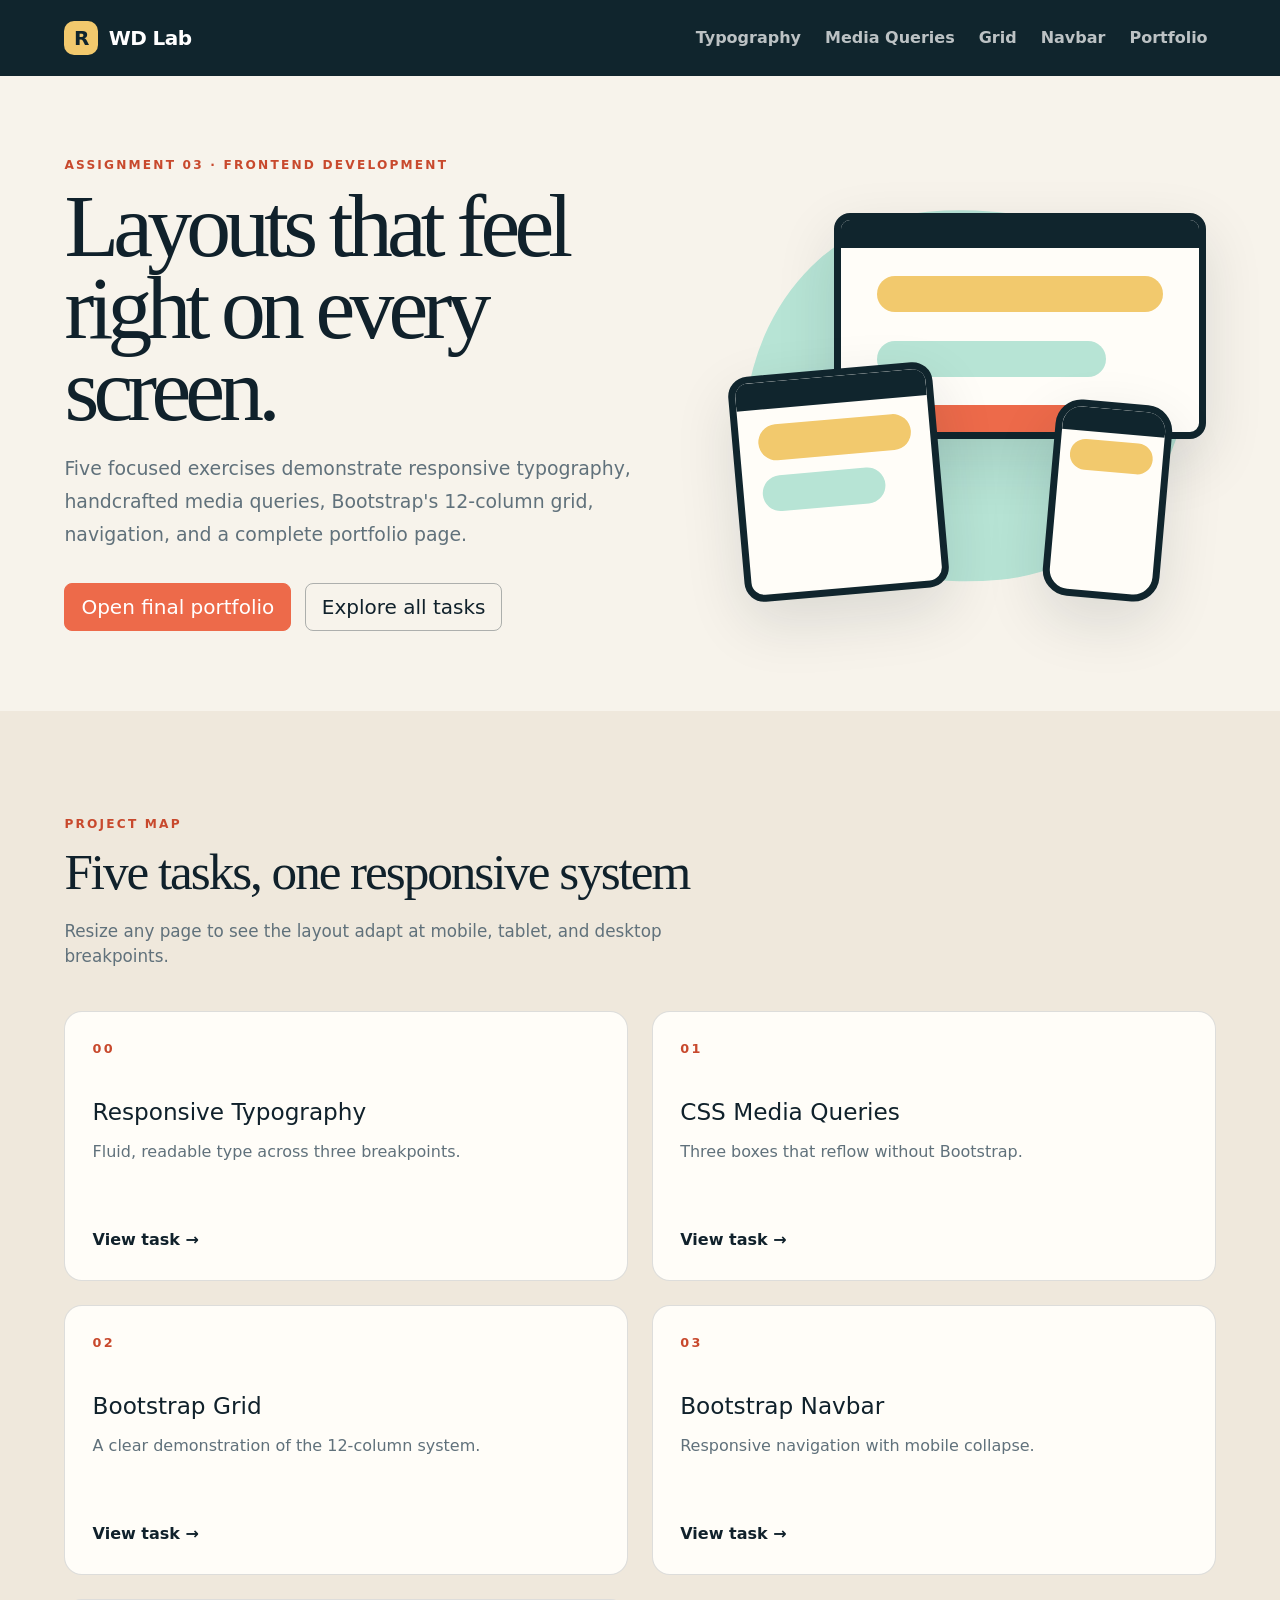
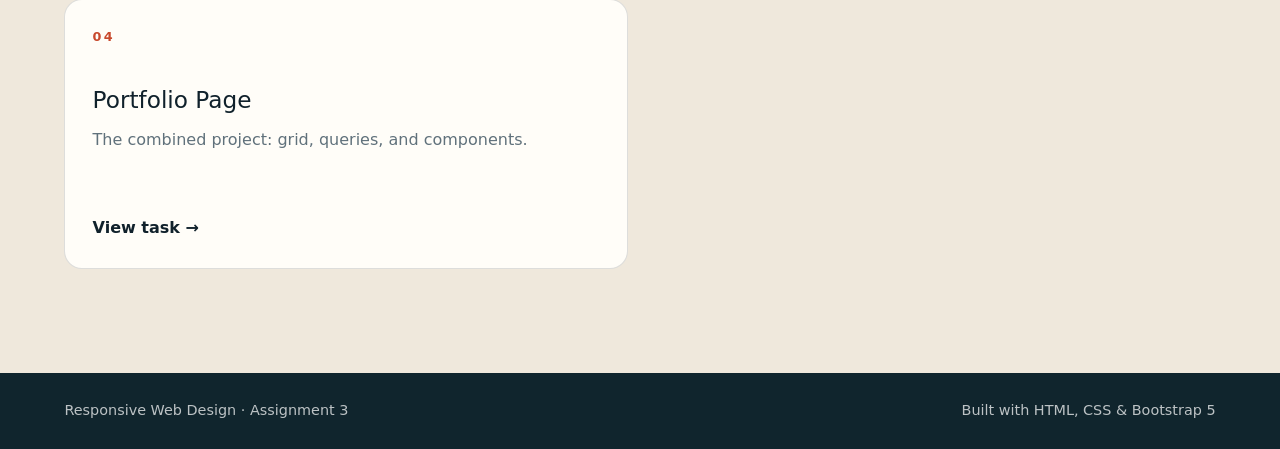
<file: index.html>
<!doctype html>
<html lang="en">
<head>
  <meta charset="utf-8">
  <meta name="viewport" content="width=device-width, initial-scale=1">
  <meta name="description" content="Responsive Web Design assignment using CSS media queries and Bootstrap 5 grid.">
  <title>Responsive Web Design Lab</title>
  <link rel="preconnect" href="https://cdn.jsdelivr.net">
  <link href="https://cdn.jsdelivr.net/npm/bootstrap@5.3.3/dist/css/bootstrap.min.css" rel="stylesheet">
  <link rel="stylesheet" href="css/styles.css">
</head>
<body class="landing-page">
  <header class="site-header">
    <nav class="navbar navbar-expand-lg navbar-dark" aria-label="Main navigation">
      <div class="container">
        <a class="navbar-brand brand-mark" href="index.html" aria-label="Responsive lab home"><span>R</span>WD Lab</a>
        <button class="navbar-toggler" type="button" data-bs-toggle="collapse" data-bs-target="#mainNav" aria-controls="mainNav" aria-expanded="false" aria-label="Toggle navigation">
          <span class="navbar-toggler-icon"></span>
        </button>
        <div class="collapse navbar-collapse" id="mainNav">
          <ul class="navbar-nav ms-auto gap-lg-2">
            <li class="nav-item"><a class="nav-link" href="pages/task0.html">Typography</a></li>
            <li class="nav-item"><a class="nav-link" href="pages/task1.html">Media Queries</a></li>
            <li class="nav-item"><a class="nav-link" href="pages/task2.html">Grid</a></li>
            <li class="nav-item"><a class="nav-link" href="pages/task3.html">Navbar</a></li>
            <li class="nav-item"><a class="nav-link" href="pages/task4.html">Portfolio</a></li>
          </ul>
        </div>
      </div>
    </nav>
  </header>

  <main>
    <section class="hero container">
      <div class="hero-copy">
        <p class="eyebrow">Assignment 03 · Frontend Development</p>
        <h1>Layouts that feel right on every screen.</h1>
        <p class="hero-lead">Five focused exercises demonstrate responsive typography, handcrafted media queries, Bootstrap's 12-column grid, navigation, and a complete portfolio page.</p>
        <div class="hero-actions">
          <a class="btn btn-accent btn-lg" href="pages/task4.html">Open final portfolio</a>
          <a class="btn btn-outline-light btn-lg" href="#tasks">Explore all tasks</a>
        </div>
      </div>
      <div class="hero-visual" aria-hidden="true">
        <div class="device device-desktop"><span></span><span></span><span></span></div>
        <div class="device device-tablet"><span></span><span></span></div>
        <div class="device device-mobile"><span></span></div>
      </div>
    </section>

    <section class="task-section" id="tasks">
      <div class="container">
        <div class="section-heading">
          <p class="eyebrow">Project map</p>
          <h2>Five tasks, one responsive system</h2>
          <p>Resize any page to see the layout adapt at mobile, tablet, and desktop breakpoints.</p>
        </div>
        <div class="row g-4">
          <div class="col-12 col-md-6 col-xl-4"><a class="task-card" href="pages/task0.html"><span class="task-number">00</span><h3>Responsive Typography</h3><p>Fluid, readable type across three breakpoints.</p><span class="card-arrow">View task →</span></a></div>
          <div class="col-12 col-md-6 col-xl-4"><a class="task-card" href="pages/task1.html"><span class="task-number">01</span><h3>CSS Media Queries</h3><p>Three boxes that reflow without Bootstrap.</p><span class="card-arrow">View task →</span></a></div>
          <div class="col-12 col-md-6 col-xl-4"><a class="task-card" href="pages/task2.html"><span class="task-number">02</span><h3>Bootstrap Grid</h3><p>A clear demonstration of the 12-column system.</p><span class="card-arrow">View task →</span></a></div>
          <div class="col-12 col-md-6 col-xl-4"><a class="task-card" href="pages/task3.html"><span class="task-number">03</span><h3>Bootstrap Navbar</h3><p>Responsive navigation with mobile collapse.</p><span class="card-arrow">View task →</span></a></div>
          <div class="col-12 col-md-6 col-xl-4"><a class="task-card" href="pages/task4.html"><span class="task-number">04</span><h3>Portfolio Page</h3><p>The combined project: grid, queries, and components.</p><span class="card-arrow">View task →</span></a></div>
        </div>
      </div>
    </section>
  </main>

  <footer class="site-footer"><div class="container"><span>Responsive Web Design · Assignment 3</span><span>Built with HTML, CSS &amp; Bootstrap 5</span></div></footer>
  <script src="https://cdn.jsdelivr.net/npm/bootstrap@5.3.3/dist/js/bootstrap.bundle.min.js"></script>
  <script src="js/main.js"></script>
</body>
</html>
</file>
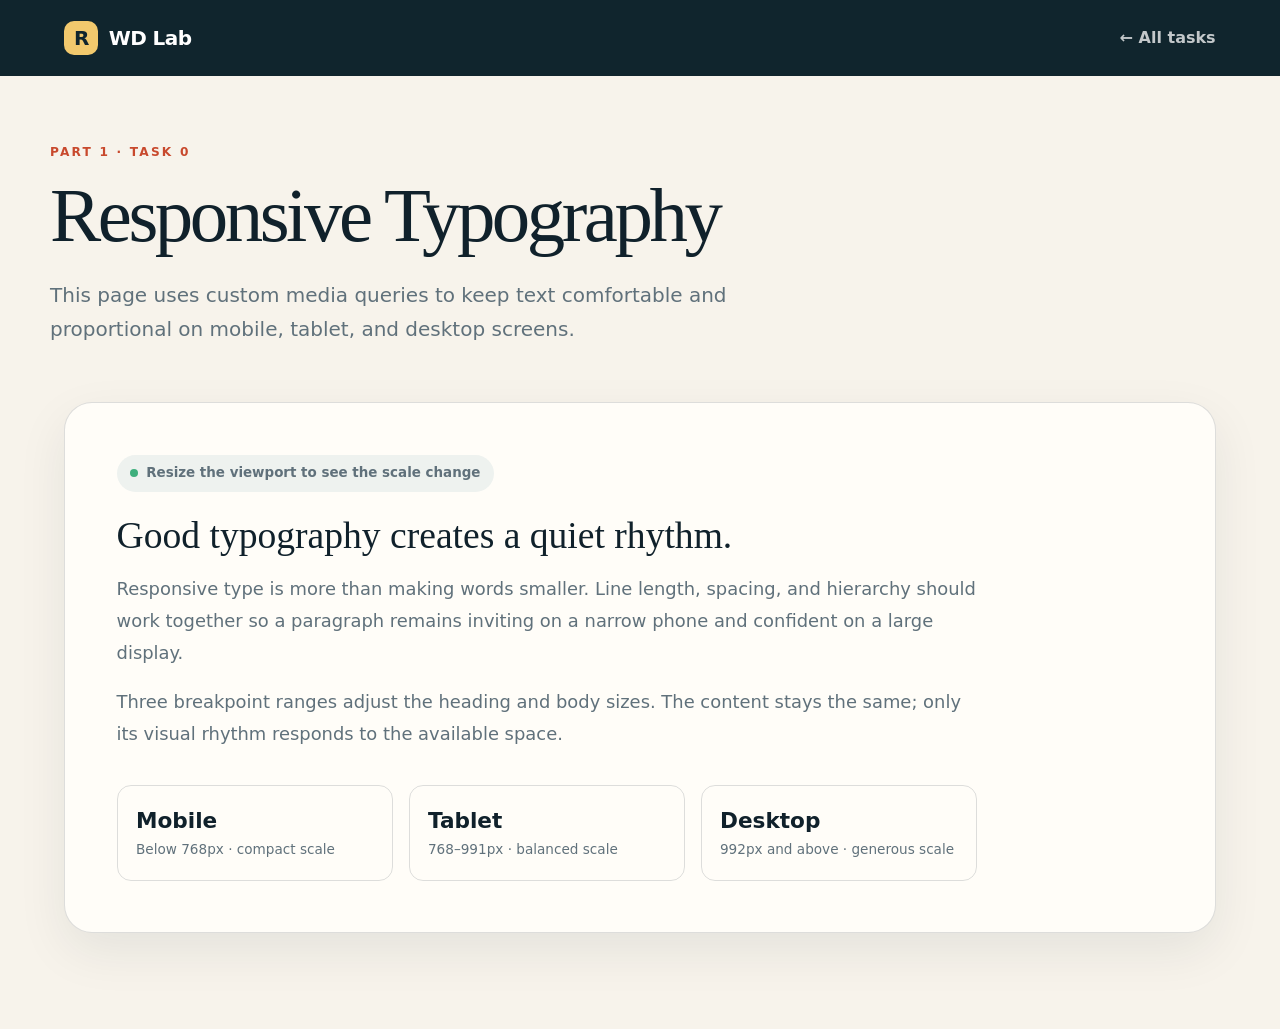
<file: pages/task0.html>
<!doctype html><html lang="en"><head><meta charset="utf-8"><meta name="viewport" content="width=device-width,initial-scale=1"><title>Task 0 · Responsive Typography</title><link href="https://cdn.jsdelivr.net/npm/bootstrap@5.3.3/dist/css/bootstrap.min.css" rel="stylesheet"><link rel="stylesheet" href="../css/styles.css"></head>
<body class="task-page"><header class="site-header"><nav class="navbar navbar-dark"><div class="container"><a class="navbar-brand brand-mark" href="../index.html"><span>R</span>WD Lab</a><a class="task-back" href="../index.html">← All tasks</a></div></nav></header>
<main><section class="task-hero container"><p class="eyebrow">Part 1 · Task 0</p><h1>Responsive Typography</h1><p class="lead">This page uses custom media queries to keep text comfortable and proportional on mobile, tablet, and desktop screens.</p></section><section class="container"><div class="demo-shell"><div class="breakpoint-badge">Resize the viewport to see the scale change</div><article class="type-demo"><h2>Good typography creates a quiet rhythm.</h2><p>Responsive type is more than making words smaller. Line length, spacing, and hierarchy should work together so a paragraph remains inviting on a narrow phone and confident on a large display.</p><p>Three breakpoint ranges adjust the heading and body sizes. The content stays the same; only its visual rhythm responds to the available space.</p><div class="type-scale"><div><strong>Mobile</strong><span>Below 768px · compact scale</span></div><div><strong>Tablet</strong><span>768–991px · balanced scale</span></div><div><strong>Desktop</strong><span>992px and above · generous scale</span></div></div></article></div></section></main><script src="https://cdn.jsdelivr.net/npm/bootstrap@5.3.3/dist/js/bootstrap.bundle.min.js"></script></body></html>
</file>
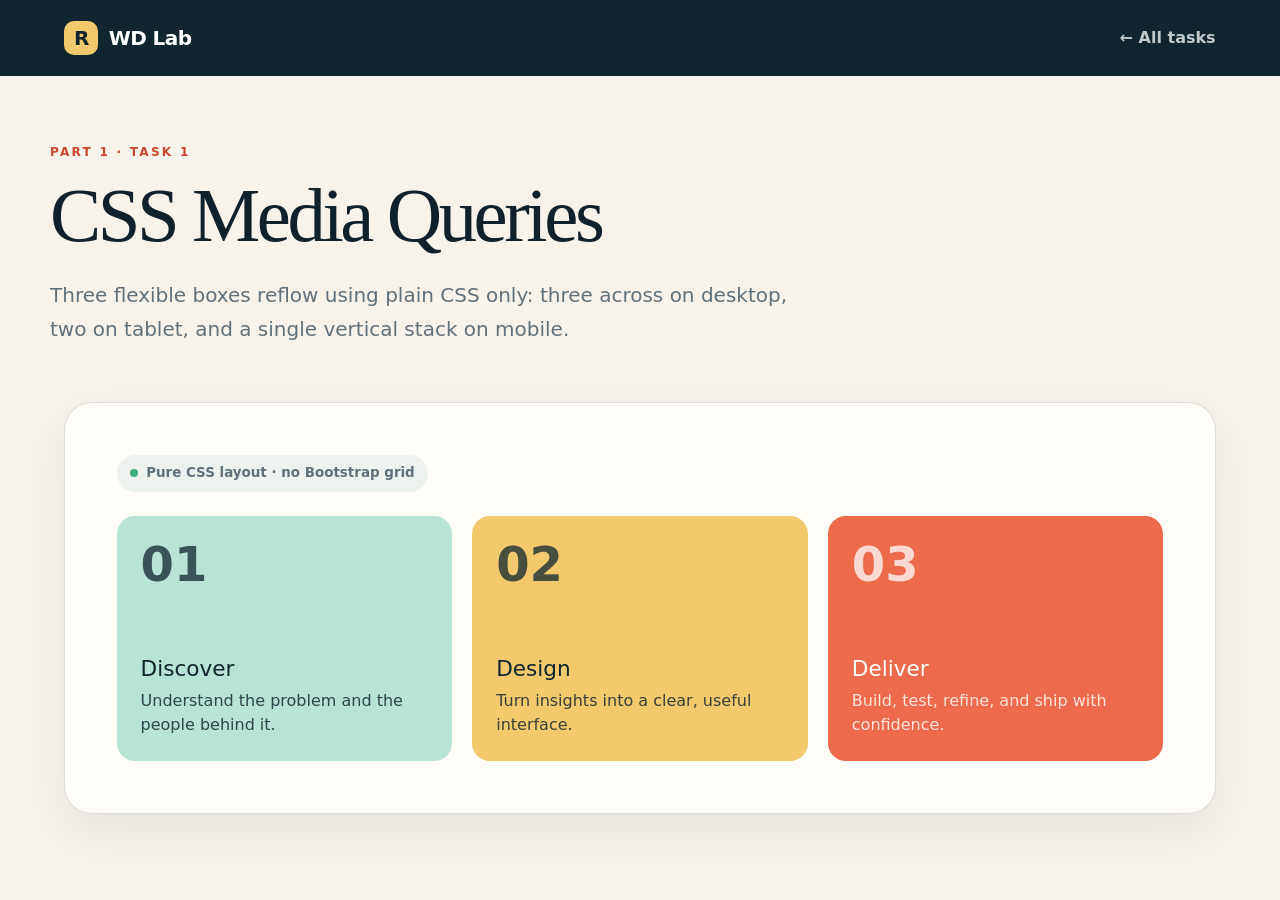
<file: pages/task1.html>
<!doctype html><html lang="en"><head><meta charset="utf-8"><meta name="viewport" content="width=device-width,initial-scale=1"><title>Task 1 · CSS Media Queries</title><link href="https://cdn.jsdelivr.net/npm/bootstrap@5.3.3/dist/css/bootstrap.min.css" rel="stylesheet"><link rel="stylesheet" href="../css/styles.css"></head>
<body class="task-page"><header class="site-header"><nav class="navbar navbar-dark"><div class="container"><a class="navbar-brand brand-mark" href="../index.html"><span>R</span>WD Lab</a><a class="task-back" href="../index.html">← All tasks</a></div></nav></header>
<main><section class="task-hero container"><p class="eyebrow">Part 1 · Task 1</p><h1>CSS Media Queries</h1><p class="lead">Three flexible boxes reflow using plain CSS only: three across on desktop, two on tablet, and a single vertical stack on mobile.</p></section><section class="container"><div class="demo-shell"><div class="breakpoint-badge">Pure CSS layout · no Bootstrap grid</div><div class="mq-grid"><article class="mq-box"><span class="box-index">01</span><h2>Discover</h2><p>Understand the problem and the people behind it.</p></article><article class="mq-box"><span class="box-index">02</span><h2>Design</h2><p>Turn insights into a clear, useful interface.</p></article><article class="mq-box"><span class="box-index">03</span><h2>Deliver</h2><p>Build, test, refine, and ship with confidence.</p></article></div></div></section></main></body></html>
</file>
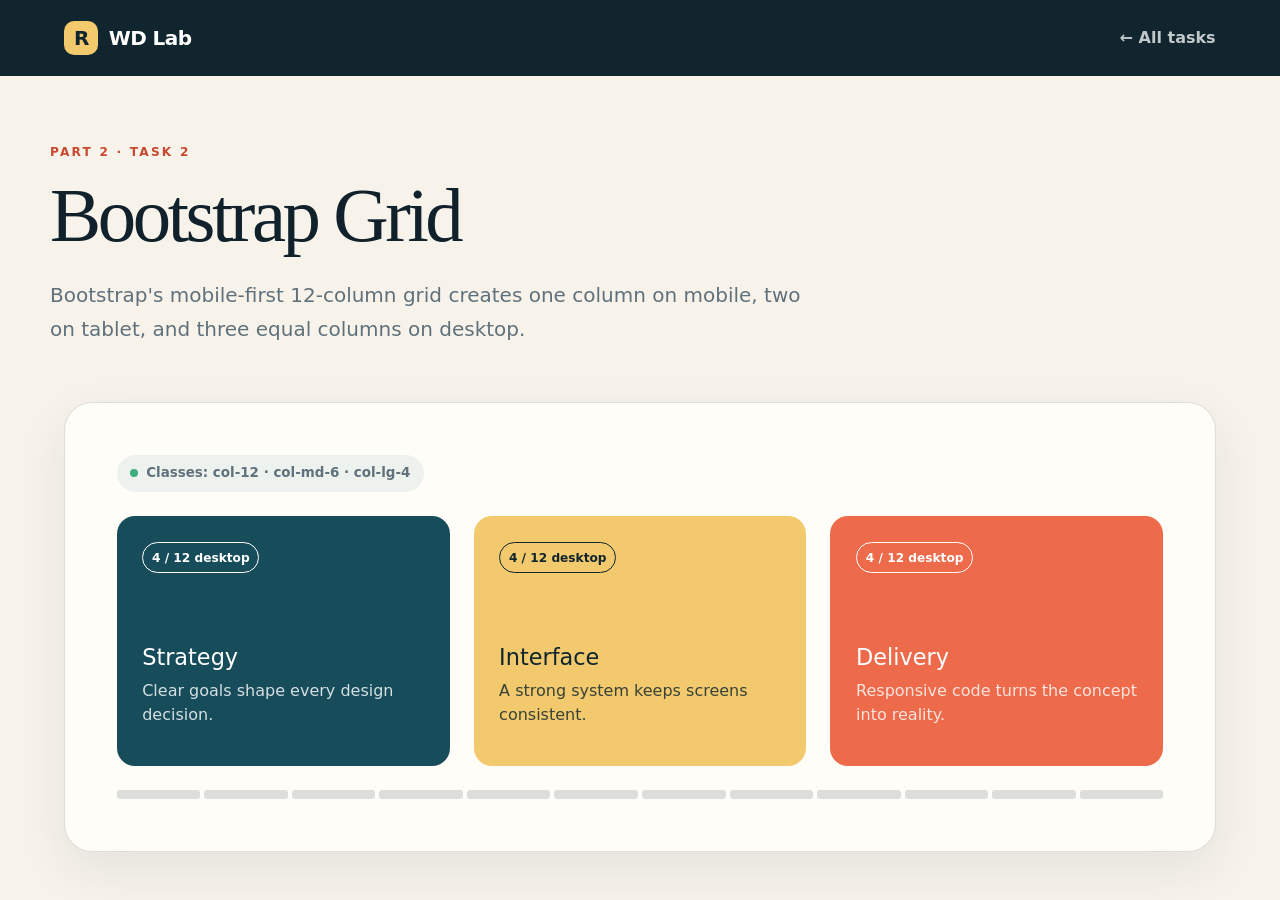
<file: pages/task2.html>
<!doctype html><html lang="en"><head><meta charset="utf-8"><meta name="viewport" content="width=device-width,initial-scale=1"><title>Task 2 · Bootstrap Grid</title><link href="https://cdn.jsdelivr.net/npm/bootstrap@5.3.3/dist/css/bootstrap.min.css" rel="stylesheet"><link rel="stylesheet" href="../css/styles.css"></head>
<body class="task-page"><header class="site-header"><nav class="navbar navbar-dark"><div class="container"><a class="navbar-brand brand-mark" href="../index.html"><span>R</span>WD Lab</a><a class="task-back" href="../index.html">← All tasks</a></div></nav></header>
<main><section class="task-hero container"><p class="eyebrow">Part 2 · Task 2</p><h1>Bootstrap Grid</h1><p class="lead">Bootstrap's mobile-first 12-column grid creates one column on mobile, two on tablet, and three equal columns on desktop.</p></section><section class="container"><div class="demo-shell"><div class="breakpoint-badge">Classes: col-12 · col-md-6 · col-lg-4</div><div class="row g-4"><div class="col-12 col-md-6 col-lg-4"><article class="grid-card one"><span class="col-label">4 / 12 desktop</span><h2>Strategy</h2><p>Clear goals shape every design decision.</p></article></div><div class="col-12 col-md-6 col-lg-4"><article class="grid-card two"><span class="col-label">4 / 12 desktop</span><h2>Interface</h2><p>A strong system keeps screens consistent.</p></article></div><div class="col-12 col-md-6 col-lg-4"><article class="grid-card three"><span class="col-label">4 / 12 desktop</span><h2>Delivery</h2><p>Responsive code turns the concept into reality.</p></article></div></div><div class="grid-ruler" aria-label="12 column grid"><span></span><span></span><span></span><span></span><span></span><span></span><span></span><span></span><span></span><span></span><span></span><span></span></div></div></section></main></body></html>
</file>
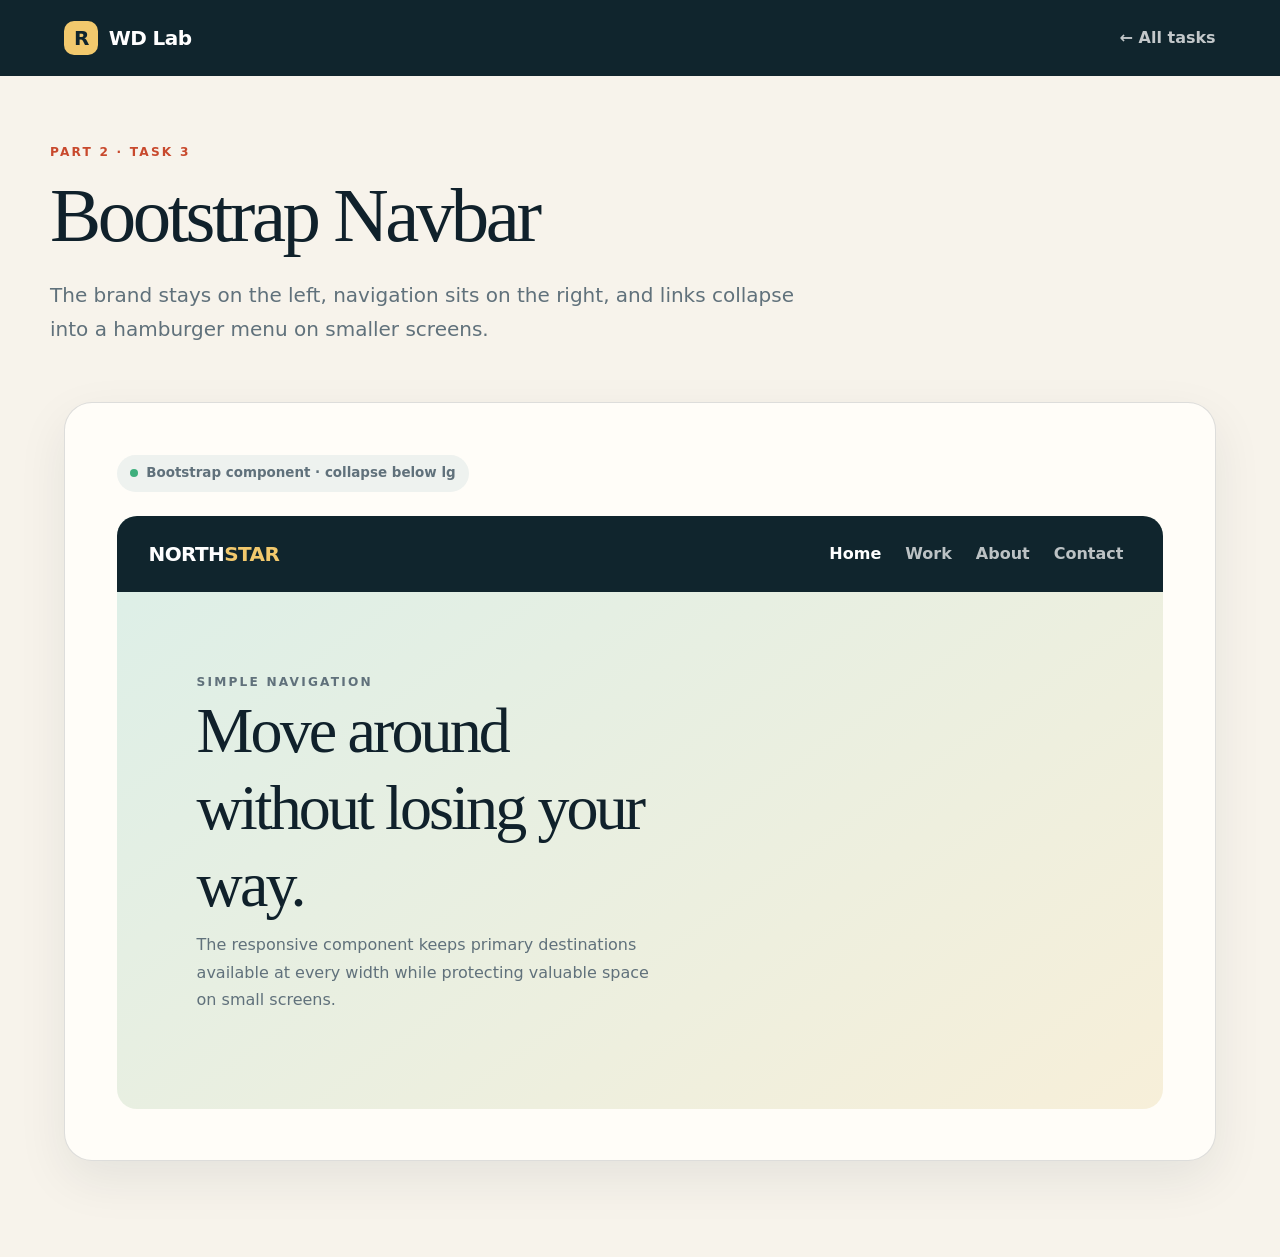
<file: pages/task3.html>
<!doctype html><html lang="en"><head><meta charset="utf-8"><meta name="viewport" content="width=device-width,initial-scale=1"><title>Task 3 · Bootstrap Navbar</title><link href="https://cdn.jsdelivr.net/npm/bootstrap@5.3.3/dist/css/bootstrap.min.css" rel="stylesheet"><link rel="stylesheet" href="../css/styles.css"></head>
<body class="task-page"><header class="site-header"><nav class="navbar navbar-dark"><div class="container"><a class="navbar-brand brand-mark" href="../index.html"><span>R</span>WD Lab</a><a class="task-back" href="../index.html">← All tasks</a></div></nav></header>
<main><section class="task-hero container"><p class="eyebrow">Part 2 · Task 3</p><h1>Bootstrap Navbar</h1><p class="lead">The brand stays on the left, navigation sits on the right, and links collapse into a hamburger menu on smaller screens.</p></section><section class="container"><div class="demo-shell"><div class="breakpoint-badge">Bootstrap component · collapse below lg</div><div class="navbar-stage"><nav class="navbar navbar-expand-lg navbar-dark demo-navbar" aria-label="Demo navigation"><div class="container-fluid"><a class="navbar-brand portfolio-logo" href="#">NORTH<em>STAR</em></a><button class="navbar-toggler" type="button" data-bs-toggle="collapse" data-bs-target="#demoNav" aria-controls="demoNav" aria-expanded="false" aria-label="Toggle navigation"><span class="navbar-toggler-icon"></span></button><div class="collapse navbar-collapse" id="demoNav"><ul class="navbar-nav ms-auto"><li class="nav-item"><a class="nav-link active" href="#">Home</a></li><li class="nav-item"><a class="nav-link" href="#">Work</a></li><li class="nav-item"><a class="nav-link" href="#">About</a></li><li class="nav-item"><a class="nav-link" href="#">Contact</a></li></ul></div></div></nav><div class="nav-stage-copy"><p class="eyebrow">Simple navigation</p><h2>Move around without losing your way.</h2><p>The responsive component keeps primary destinations available at every width while protecting valuable space on small screens.</p></div></div></div></section></main><script src="https://cdn.jsdelivr.net/npm/bootstrap@5.3.3/dist/js/bootstrap.bundle.min.js"></script><script src="../js/main.js"></script></body></html>
</file>
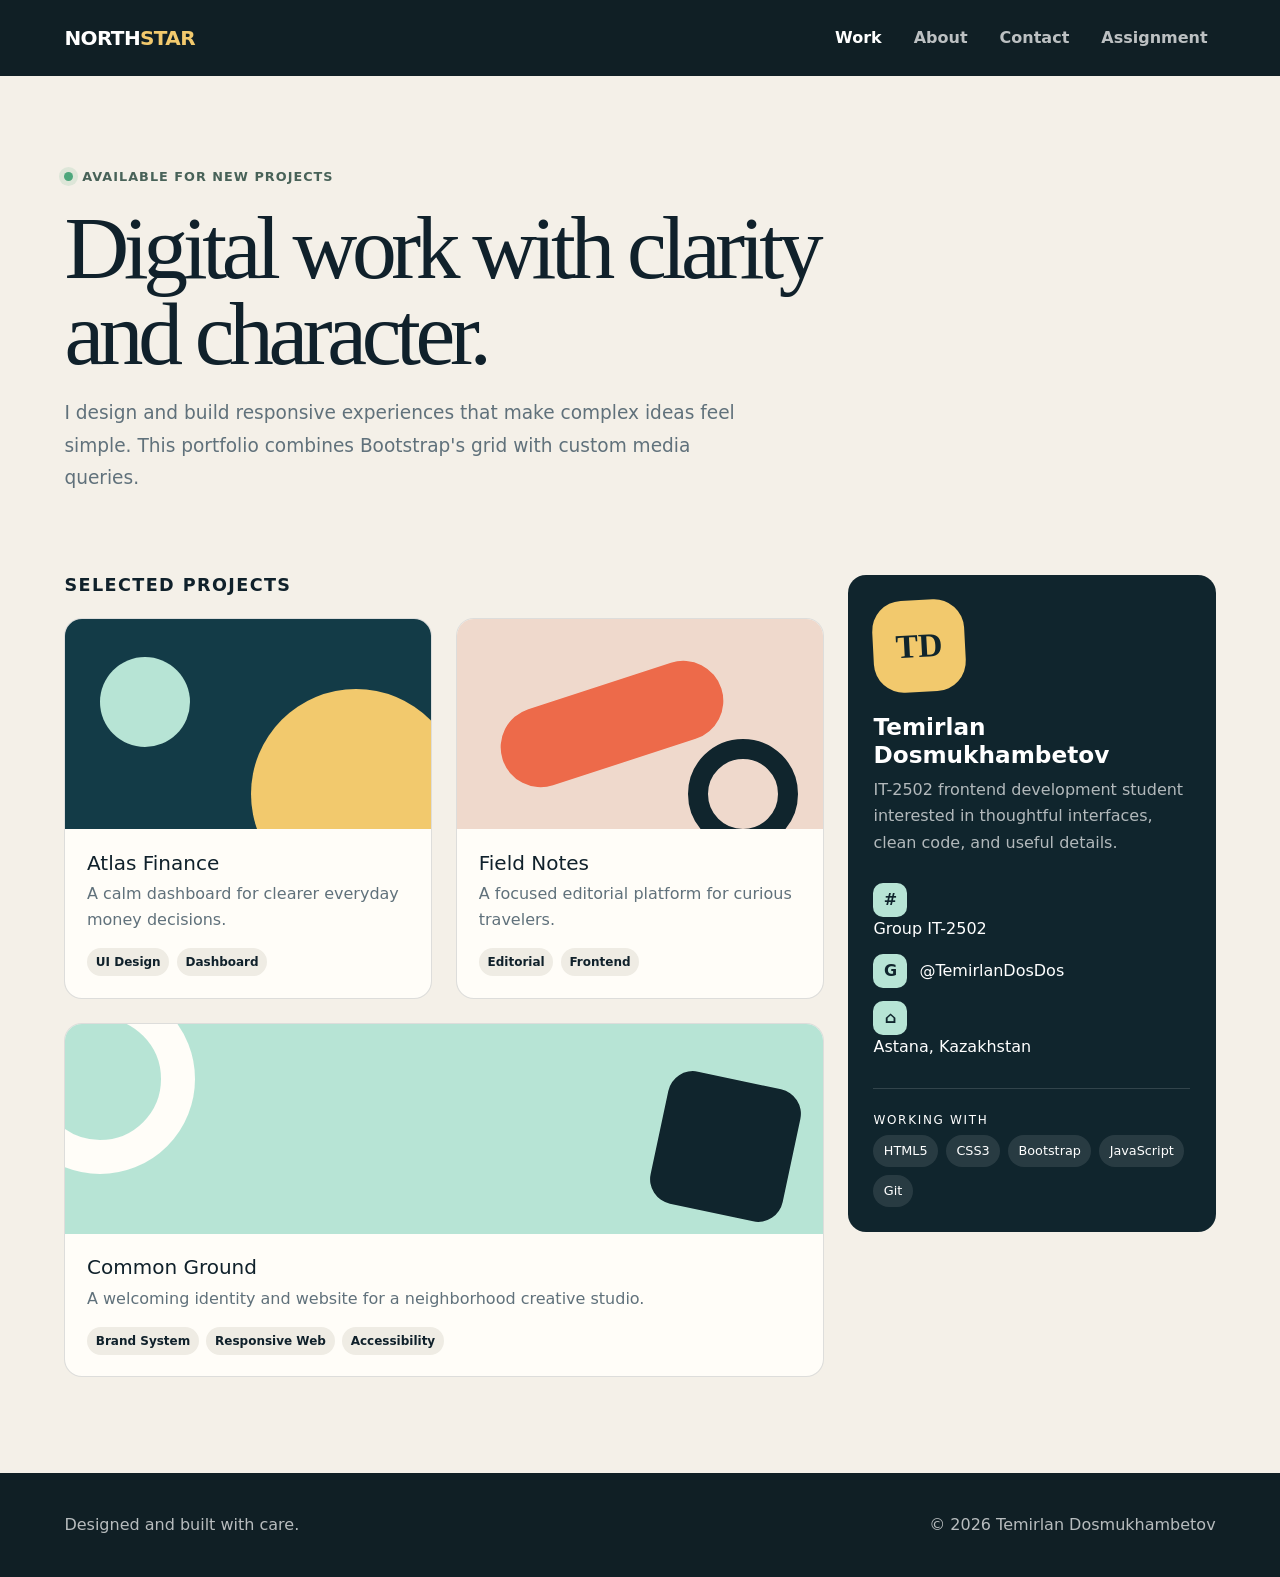
<file: pages/task4.html>
<!doctype html><html lang="en"><head><meta charset="utf-8"><meta name="viewport" content="width=device-width,initial-scale=1"><meta name="description" content="Responsive student portfolio built with Bootstrap Grid and custom media queries."><title>Task 4 · Responsive Portfolio</title><link href="https://cdn.jsdelivr.net/npm/bootstrap@5.3.3/dist/css/bootstrap.min.css" rel="stylesheet"><link rel="stylesheet" href="../css/styles.css"></head>
<body class="portfolio-body"><header><nav class="navbar navbar-expand-lg navbar-dark portfolio-nav"><div class="container"><a class="navbar-brand portfolio-logo" href="../index.html">NORTH<em>STAR</em></a><button class="navbar-toggler" type="button" data-bs-toggle="collapse" data-bs-target="#portfolioNav" aria-controls="portfolioNav" aria-expanded="false" aria-label="Toggle navigation"><span class="navbar-toggler-icon"></span></button><div class="collapse navbar-collapse" id="portfolioNav"><ul class="navbar-nav ms-auto gap-lg-3"><li class="nav-item"><a class="nav-link active" href="#work">Work</a></li><li class="nav-item"><a class="nav-link" href="#about">About</a></li><li class="nav-item"><a class="nav-link" href="#contact">Contact</a></li><li class="nav-item"><a class="nav-link" href="../index.html">Assignment</a></li></ul></div></div></nav></header>
<main><section class="portfolio-intro"><div class="container"><span class="availability">Available for new projects</span><h1>Digital work with clarity and character.</h1><p class="intro-lead">I design and build responsive experiences that make complex ideas feel simple. This portfolio combines Bootstrap's grid with custom media queries.</p></div></section><section class="portfolio-main" id="work"><div class="container"><div class="row g-4"><div class="col-12 col-lg-8"><h2>Selected projects</h2><div class="row g-4"><div class="col-12 col-md-6"><article class="project-card"><div class="project-thumb thumb-one" role="img" aria-label="Abstract green and yellow shapes"></div><div class="project-copy"><h3>Atlas Finance</h3><p>A calm dashboard for clearer everyday money decisions.</p><div class="project-tags"><span>UI Design</span><span>Dashboard</span></div></div></article></div><div class="col-12 col-md-6"><article class="project-card"><div class="project-thumb thumb-two" role="img" aria-label="Abstract coral geometric composition"></div><div class="project-copy"><h3>Field Notes</h3><p>A focused editorial platform for curious travelers.</p><div class="project-tags"><span>Editorial</span><span>Frontend</span></div></div></article></div><div class="col-12"><article class="project-card"><div class="project-thumb thumb-three" role="img" aria-label="Abstract mint and dark geometric shapes"></div><div class="project-copy"><h3>Common Ground</h3><p>A welcoming identity and website for a neighborhood creative studio.</p><div class="project-tags"><span>Brand System</span><span>Responsive Web</span><span class="desktop-only">Accessibility</span></div></div></article></div></div></div><aside class="col-12 col-lg-4" id="about"><div class="profile-panel"><div class="profile-avatar" aria-hidden="true">TD</div><h2>Temirlan Dosmukhambetov</h2><p>IT-2502 frontend development student interested in thoughtful interfaces, clean code, and useful details.</p><ul class="contact-list" id="contact"><li><span class="contact-icon">#</span><span>Group IT-2502</span></li><li><a href="https://github.com/TemirlanDosDos" target="_blank" rel="noreferrer"><span class="contact-icon">G</span><span>@TemirlanDosDos</span></a></li><li><span class="contact-icon">⌂</span><span>Astana, Kazakhstan</span></li></ul><div class="skills"><h3>Working with</h3><div class="skill-list"><span>HTML5</span><span>CSS3</span><span>Bootstrap</span><span>JavaScript</span><span>Git</span></div></div></div></aside></div></div></section></main><footer class="portfolio-footer"><div class="container"><span>Designed and built with care.</span><span>© <span data-current-year></span> Temirlan Dosmukhambetov</span></div></footer><script src="https://cdn.jsdelivr.net/npm/bootstrap@5.3.3/dist/js/bootstrap.bundle.min.js"></script><script src="../js/main.js"></script></body></html>
</file>
<file: css/styles.css>
:root {
  --ink: #10212b;
  --muted: #60717b;
  --paper: #f7f3eb;
  --surface: #fffdf8;
  --night: #10252d;
  --accent: #ed6a4a;
  --accent-dark: #c8492d;
  --mint: #b7e4d5;
  --gold: #f2c96d;
  --line: rgba(16, 33, 43, .14);
  --shadow: 0 22px 60px rgba(16, 37, 45, .12);
  --radius-lg: 28px;
  --radius-md: 18px;
}

* { box-sizing: border-box; }
html { scroll-behavior: smooth; }
body { margin: 0; color: var(--ink); background: var(--paper); font-family: Inter, ui-sans-serif, system-ui, -apple-system, BlinkMacSystemFont, "Segoe UI", sans-serif; }
a { color: inherit; }
.container { width: 100%; max-width: 1180px; margin-right: auto; margin-left: auto; padding-right: .9rem; padding-left: .9rem; }

/* Small local fallback for the Bootstrap primitives used in this assignment. */
.row { --bs-gutter-x: 1.5rem; --bs-gutter-y: 0; display: flex; flex-wrap: wrap; margin-top: calc(-1 * var(--bs-gutter-y)); margin-right: calc(-.5 * var(--bs-gutter-x)); margin-left: calc(-.5 * var(--bs-gutter-x)); }
.row > * { flex-shrink: 0; width: 100%; max-width: 100%; margin-top: var(--bs-gutter-y); padding-right: calc(var(--bs-gutter-x) * .5); padding-left: calc(var(--bs-gutter-x) * .5); }
.g-4 { --bs-gutter-x: 1.5rem; --bs-gutter-y: 1.5rem; }
.col-12 { flex: 0 0 auto; width: 100%; }
.navbar { display: flex; flex-wrap: wrap; align-items: center; justify-content: space-between; }
.navbar > .container, .navbar > .container-fluid { display: flex; flex-wrap: inherit; align-items: center; justify-content: space-between; width: 100%; }
.navbar-nav { display: flex; flex-direction: column; margin: 0; padding-left: 0; list-style: none; }
.navbar-collapse { flex-basis: 100%; flex-grow: 1; align-items: center; }
.collapse:not(.show) { display: none; }
.navbar-toggler { padding: .35rem .6rem; background: transparent; border: 1px solid rgba(255,255,255,.35); border-radius: .5rem; }
.navbar-toggler-icon { display: inline-block; width: 1.45rem; height: 1.45rem; background: linear-gradient(#fff 0 0) center 25%/100% 2px no-repeat, linear-gradient(#fff 0 0) center/100% 2px no-repeat, linear-gradient(#fff 0 0) center 75%/100% 2px no-repeat; }
.ms-auto { margin-left: auto !important; }

.site-header { background: var(--night); }
.navbar { min-height: 76px; }
.brand-mark { display: inline-flex; align-items: center; gap: .65rem; color: #fff; font-weight: 800; letter-spacing: -.03em; text-decoration: none; }
.brand-mark span { display: grid; place-items: center; width: 34px; height: 34px; color: var(--night); background: var(--gold); border-radius: 10px; }
.navbar .nav-link { display: block; padding: .5rem; color: rgba(255,255,255,.72); font-weight: 650; text-decoration: none; }
.navbar .nav-link:hover, .navbar .nav-link:focus, .navbar .nav-link.active { color: #fff; }
.navbar-toggler { border-color: rgba(255,255,255,.34); }

.hero { min-height: 610px; display: grid; grid-template-columns: 1.1fr .9fr; align-items: center; gap: 4rem; padding-top: 5rem; padding-bottom: 5rem; }
.hero h1 { max-width: 760px; margin: .65rem 0 1.25rem; font-family: Georgia, "Times New Roman", serif; font-size: clamp(3.4rem, 7vw, 6.6rem); line-height: .92; letter-spacing: -.065em; }
.hero-lead { max-width: 650px; color: var(--muted); font-size: 1.18rem; line-height: 1.75; }
.eyebrow { margin: 0; color: var(--accent-dark); font-size: .76rem; font-weight: 850; letter-spacing: .18em; text-transform: uppercase; }
.hero-actions { display: flex; flex-wrap: wrap; gap: .85rem; margin-top: 2rem; }
.btn-accent { color: #fff; background: var(--accent); border-color: var(--accent); }
.btn-accent:hover, .btn-accent:focus { color: #fff; background: var(--accent-dark); border-color: var(--accent-dark); }
.landing-page .btn-outline-light { color: var(--ink); border-color: rgba(16,33,43,.32); }
.landing-page .btn-outline-light:hover { color: #fff; background: var(--night); }

.hero-visual { position: relative; min-height: 410px; }
.hero-visual::before { content: ""; position: absolute; inset: 5% 5% 4% 3%; background: var(--mint); border-radius: 45% 55% 46% 54% / 61% 42% 58% 39%; transform: rotate(-5deg); }
.device { position: absolute; overflow: hidden; background: var(--surface); border: 7px solid var(--night); box-shadow: var(--shadow); }
.device::before { content: ""; display: block; height: 13%; background: var(--night); }
.device span { display: block; margin: 8% 10% 0; height: 17%; border-radius: 999px; background: var(--gold); }
.device span:nth-child(2) { width: 64%; background: var(--mint); }
.device span:nth-child(3) { width: 78%; background: var(--accent); }
.device-desktop { width: 76%; height: 55%; top: 6%; right: 2%; border-radius: 16px; }
.device-tablet { width: 42%; height: 55%; left: 2%; bottom: 1%; border-radius: 20px; transform: rotate(-5deg); }
.device-mobile { width: 24%; height: 48%; right: 10%; bottom: 0; border-radius: 26px; transform: rotate(5deg); }

.task-section { padding: 6.5rem 0; background: #efe8dc; }
.section-heading { max-width: 650px; margin-bottom: 2.6rem; }
.section-heading h2 { margin: .5rem 0 1rem; font-family: Georgia, "Times New Roman", serif; font-size: clamp(2.2rem, 4vw, 3.6rem); letter-spacing: -.04em; }
.section-heading > p:last-child { color: var(--muted); font-size: 1.05rem; }
.task-card { display: flex; flex-direction: column; min-height: 270px; padding: 1.7rem; text-decoration: none; background: var(--surface); border: 1px solid var(--line); border-radius: var(--radius-md); transition: transform .2s ease, box-shadow .2s ease; }
.task-card:hover { transform: translateY(-7px); box-shadow: var(--shadow); }
.task-number { color: var(--accent-dark); font-size: .8rem; font-weight: 850; letter-spacing: .18em; }
.task-card h3 { margin: 2.5rem 0 .8rem; font-size: 1.45rem; }
.task-card p { color: var(--muted); line-height: 1.65; }
.card-arrow { margin-top: auto; font-weight: 750; }
.site-footer { padding: 1.7rem 0; color: rgba(255,255,255,.72); background: var(--night); font-size: .9rem; }
.site-footer .container { display: flex; justify-content: space-between; gap: 1rem; }

/* Shared task page */
.task-page { min-height: 100vh; background: var(--paper); }
.task-hero { padding: 4.2rem 0 2.5rem; }
.task-hero h1 { margin: .55rem 0 1rem; font-family: Georgia, "Times New Roman", serif; font-size: clamp(2.7rem, 6vw, 5rem); letter-spacing: -.045em; }
.task-hero .lead { max-width: 760px; color: var(--muted); line-height: 1.7; }
.demo-shell { margin-bottom: 6rem; padding: clamp(1.25rem, 4vw, 3.5rem); background: var(--surface); border: 1px solid var(--line); border-radius: var(--radius-lg); box-shadow: 0 18px 50px rgba(16,37,45,.08); }
.breakpoint-badge { display: inline-flex; align-items: center; gap: .5rem; margin-bottom: 1.5rem; padding: .55rem .85rem; color: var(--muted); background: #eef2ef; border-radius: 999px; font-size: .84rem; font-weight: 700; }
.breakpoint-badge::before { content: ""; width: 8px; height: 8px; background: #3eaf7c; border-radius: 50%; }
.task-back { color: rgba(255,255,255,.75); text-decoration: none; font-weight: 650; }
.task-back:hover { color: #fff; }

/* Task 0 */
.type-demo { max-width: 860px; }
.type-demo h2 { margin-bottom: 1rem; font-family: Georgia, "Times New Roman", serif; font-size: 2.35rem; line-height: 1.08; }
.type-demo p { color: var(--muted); font-size: 1.12rem; line-height: 1.8; }
.type-scale { display: grid; grid-template-columns: repeat(3, 1fr); gap: 1rem; margin-top: 2.2rem; }
.type-scale div { padding: 1.15rem; border: 1px solid var(--line); border-radius: 14px; }
.type-scale strong { display: block; font-size: 1.35rem; }
.type-scale span { color: var(--muted); font-size: .85rem; }

/* Task 1 */
.mq-grid { display: flex; flex-wrap: wrap; gap: 1.25rem; }
.mq-box { flex: 1 1 calc(33.333% - 1rem); min-width: 0; min-height: 245px; display: flex; flex-direction: column; justify-content: end; padding: 1.5rem; color: var(--night); border-radius: var(--radius-md); }
.mq-box:nth-child(1) { background: var(--mint); }
.mq-box:nth-child(2) { background: var(--gold); }
.mq-box:nth-child(3) { color: #fff; background: var(--accent); }
.mq-box .box-index { margin-bottom: auto; font-size: 3rem; font-weight: 850; line-height: 1; opacity: .75; }
.mq-box h2 { margin: 0 0 .45rem; font-size: 1.35rem; }
.mq-box p { margin: 0; opacity: .82; }

/* Task 2 */
.grid-card { min-height: 250px; padding: 1.6rem; color: #fff; border-radius: var(--radius-md); }
.grid-card.one { background: #174c5b; }
.grid-card.two { color: var(--night); background: var(--gold); }
.grid-card.three { background: var(--accent); }
.grid-card .col-label { display: inline-block; margin-bottom: 4.4rem; padding: .35rem .55rem; border: 1px solid currentColor; border-radius: 999px; font-size: .76rem; font-weight: 800; }
.grid-card h2 { font-size: 1.4rem; }
.grid-card p { margin: 0; opacity: .82; }
.grid-ruler { display: grid; grid-template-columns: repeat(12, 1fr); gap: 4px; margin-top: 1.5rem; }
.grid-ruler span { height: 9px; background: rgba(16,33,43,.14); border-radius: 3px; }

/* Task 3 */
.navbar-stage { min-height: 430px; overflow: hidden; background: linear-gradient(145deg, #dcefe8, #f7efd9); border-radius: 20px; }
.demo-navbar { padding: 1rem 1.25rem; background: var(--night); }
.demo-navbar .navbar-brand { color: #fff; }
.demo-navbar .navbar-nav { gap: .5rem; }
.demo-navbar .nav-link { display: block; padding: .5rem; }
.demo-navbar .nav-link { color: rgba(255,255,255,.72); }
.demo-navbar .nav-link:hover, .demo-navbar .nav-link:focus { color: #fff; }
.nav-stage-copy { max-width: 620px; padding: clamp(2.3rem, 7vw, 5rem); }
.nav-stage-copy h2 { font-family: Georgia, "Times New Roman", serif; font-size: clamp(2.2rem, 5vw, 4.3rem); letter-spacing: -.045em; }
.nav-stage-copy p { color: var(--muted); line-height: 1.7; }

/* Task 4 portfolio */
.portfolio-body { background: #f4f0e8; }
.portfolio-nav { background: #101f25; }
.portfolio-logo { color: #fff; font-weight: 850; letter-spacing: -.03em; text-decoration: none; }
.portfolio-nav .navbar-nav { gap: .65rem; }
.portfolio-logo em { color: var(--gold); font-style: normal; }
.portfolio-intro { padding: 5.5rem 0 4rem; }
.availability { display: inline-flex; align-items: center; gap: .55rem; margin-bottom: 1.2rem; color: #486258; font-size: .8rem; font-weight: 800; letter-spacing: .08em; text-transform: uppercase; }
.availability::before { content: ""; width: 9px; height: 9px; background: #4da77c; border-radius: 50%; box-shadow: 0 0 0 5px rgba(77,167,124,.14); }
.portfolio-intro h1 { max-width: 880px; margin: 0 0 1.25rem; font-family: Georgia, "Times New Roman", serif; font-size: clamp(3rem, 7vw, 6.2rem); line-height: .96; letter-spacing: -.06em; }
.portfolio-intro .intro-lead { max-width: 700px; color: var(--muted); font-size: 1.16rem; line-height: 1.75; }
.portfolio-main { padding-bottom: 6rem; }
.portfolio-main h2 { margin-bottom: 1.4rem; font-size: 1.1rem; font-weight: 850; letter-spacing: .08em; text-transform: uppercase; }
.project-card { height: 100%; overflow: hidden; background: var(--surface); border: 1px solid var(--line); border-radius: var(--radius-md); transition: transform .2s ease, box-shadow .2s ease; }
.project-card:hover { transform: translateY(-5px); box-shadow: var(--shadow); }
.project-thumb { position: relative; min-height: 210px; overflow: hidden; }
.project-thumb::before, .project-thumb::after { content: ""; position: absolute; border-radius: 50%; }
.thumb-one { background: #133b47; }
.thumb-one::before { width: 210px; height: 210px; right: -30px; bottom: -70px; background: var(--gold); }
.thumb-one::after { width: 90px; height: 90px; left: 35px; top: 38px; background: var(--mint); }
.thumb-two { background: #efd9cc; }
.thumb-two::before { width: 230px; height: 80px; left: 40px; top: 65px; background: var(--accent); border-radius: 100px; transform: rotate(-18deg); }
.thumb-two::after { width: 110px; height: 110px; right: 25px; bottom: -20px; border: 20px solid var(--night); }
.thumb-three { background: var(--mint); }
.thumb-three::before { width: 190px; height: 190px; left: -60px; top: -40px; border: 34px solid #fffdf8; }
.thumb-three::after { width: 135px; height: 135px; right: 30px; bottom: 20px; background: var(--night); border-radius: 25px; transform: rotate(12deg); }
.project-copy { padding: 1.35rem; }
.project-copy h3 { margin-bottom: .4rem; font-size: 1.25rem; }
.project-copy p { margin: 0; color: var(--muted); line-height: 1.6; }
.project-tags { display: flex; flex-wrap: wrap; gap: .45rem; margin-top: 1rem; }
.project-tags span { padding: .3rem .55rem; background: #efece4; border-radius: 999px; font-size: .75rem; font-weight: 700; }
.profile-panel { position: sticky; top: 1.5rem; padding: 1.6rem; color: #fff; background: var(--night); border-radius: var(--radius-md); }
.profile-avatar { display: grid; place-items: center; width: 92px; height: 92px; margin-bottom: 1.3rem; color: var(--night); background: var(--gold); border-radius: 30px; font-family: Georgia, "Times New Roman", serif; font-size: 2.1rem; font-weight: 800; transform: rotate(-3deg); }
.profile-panel h2 { margin: 0 0 .5rem; font-size: 1.45rem; letter-spacing: 0; text-transform: none; }
.profile-panel > p { color: rgba(255,255,255,.68); line-height: 1.65; }
.contact-list { display: grid; gap: .8rem; margin-top: 1.7rem; padding: 0; list-style: none; }
.contact-list a { display: flex; align-items: center; gap: .75rem; color: #fff; text-decoration: none; }
.contact-icon { display: grid; place-items: center; width: 34px; height: 34px; color: var(--night); background: var(--mint); border-radius: 10px; font-weight: 850; }
.skills { margin-top: 1.8rem; padding-top: 1.5rem; border-top: 1px solid rgba(255,255,255,.14); }
.skills h3 { font-size: .75rem; letter-spacing: .14em; text-transform: uppercase; }
.skill-list { display: flex; flex-wrap: wrap; gap: .5rem; }
.skill-list span { padding: .4rem .65rem; background: rgba(255,255,255,.1); border-radius: 999px; font-size: .8rem; }
.portfolio-footer { padding: 2.5rem 0; color: rgba(255,255,255,.7); background: #101f25; }
.portfolio-footer .container { display: flex; justify-content: space-between; gap: 1rem; }

@media (max-width: 991.98px) {
  .hero { min-height: auto; grid-template-columns: 1fr; gap: 2rem; padding-top: 4rem; }
  .hero-visual { width: min(620px, 100%); margin: 0 auto; }
  .mq-box { flex-basis: calc(50% - .75rem); }
  .profile-panel { position: static; margin-top: 1.5rem; }
}

@media (min-width: 768px) {
  .col-md-6 { flex: 0 0 auto; width: 50%; }
}

@media (min-width: 992px) {
  .col-lg-4 { flex: 0 0 auto; width: 33.333333%; }
  .col-lg-8 { flex: 0 0 auto; width: 66.666667%; }
  .navbar-expand-lg { flex-wrap: nowrap; justify-content: flex-start; }
  .navbar-expand-lg .navbar-toggler { display: none; }
  .navbar-expand-lg .navbar-collapse { display: flex !important; flex-basis: auto; }
  .navbar-expand-lg .navbar-nav { flex-direction: row; }
}

@media (max-width: 767.98px) {
  .navbar { min-height: 68px; }
  .hero { padding-top: 3rem; padding-bottom: 3rem; }
  .hero h1 { font-size: clamp(3rem, 14vw, 4.7rem); }
  .hero-visual { min-height: 310px; }
  .task-section { padding: 4.5rem 0; }
  .site-footer .container, .portfolio-footer .container { flex-direction: column; }
  .task-hero { padding-top: 3rem; }
  .demo-shell { margin-bottom: 4rem; }
  .type-demo h2 { font-size: 1.9rem; }
  .type-demo p { font-size: 1rem; }
  .type-scale { grid-template-columns: 1fr; }
  .mq-box { flex-basis: 100%; min-height: 205px; }
  .portfolio-intro { padding: 4rem 0 3rem; }
  .portfolio-intro h1 { font-size: clamp(2.8rem, 15vw, 4.4rem); }
  .portfolio-intro .intro-lead { font-size: 1rem; }
  .project-thumb { min-height: 185px; }
  .desktop-only { display: none !important; }
}

@media (min-width: 768px) and (max-width: 991.98px) {
  .type-demo h2 { font-size: 2.1rem; }
  .type-demo p { font-size: 1.06rem; }
}
</file>
